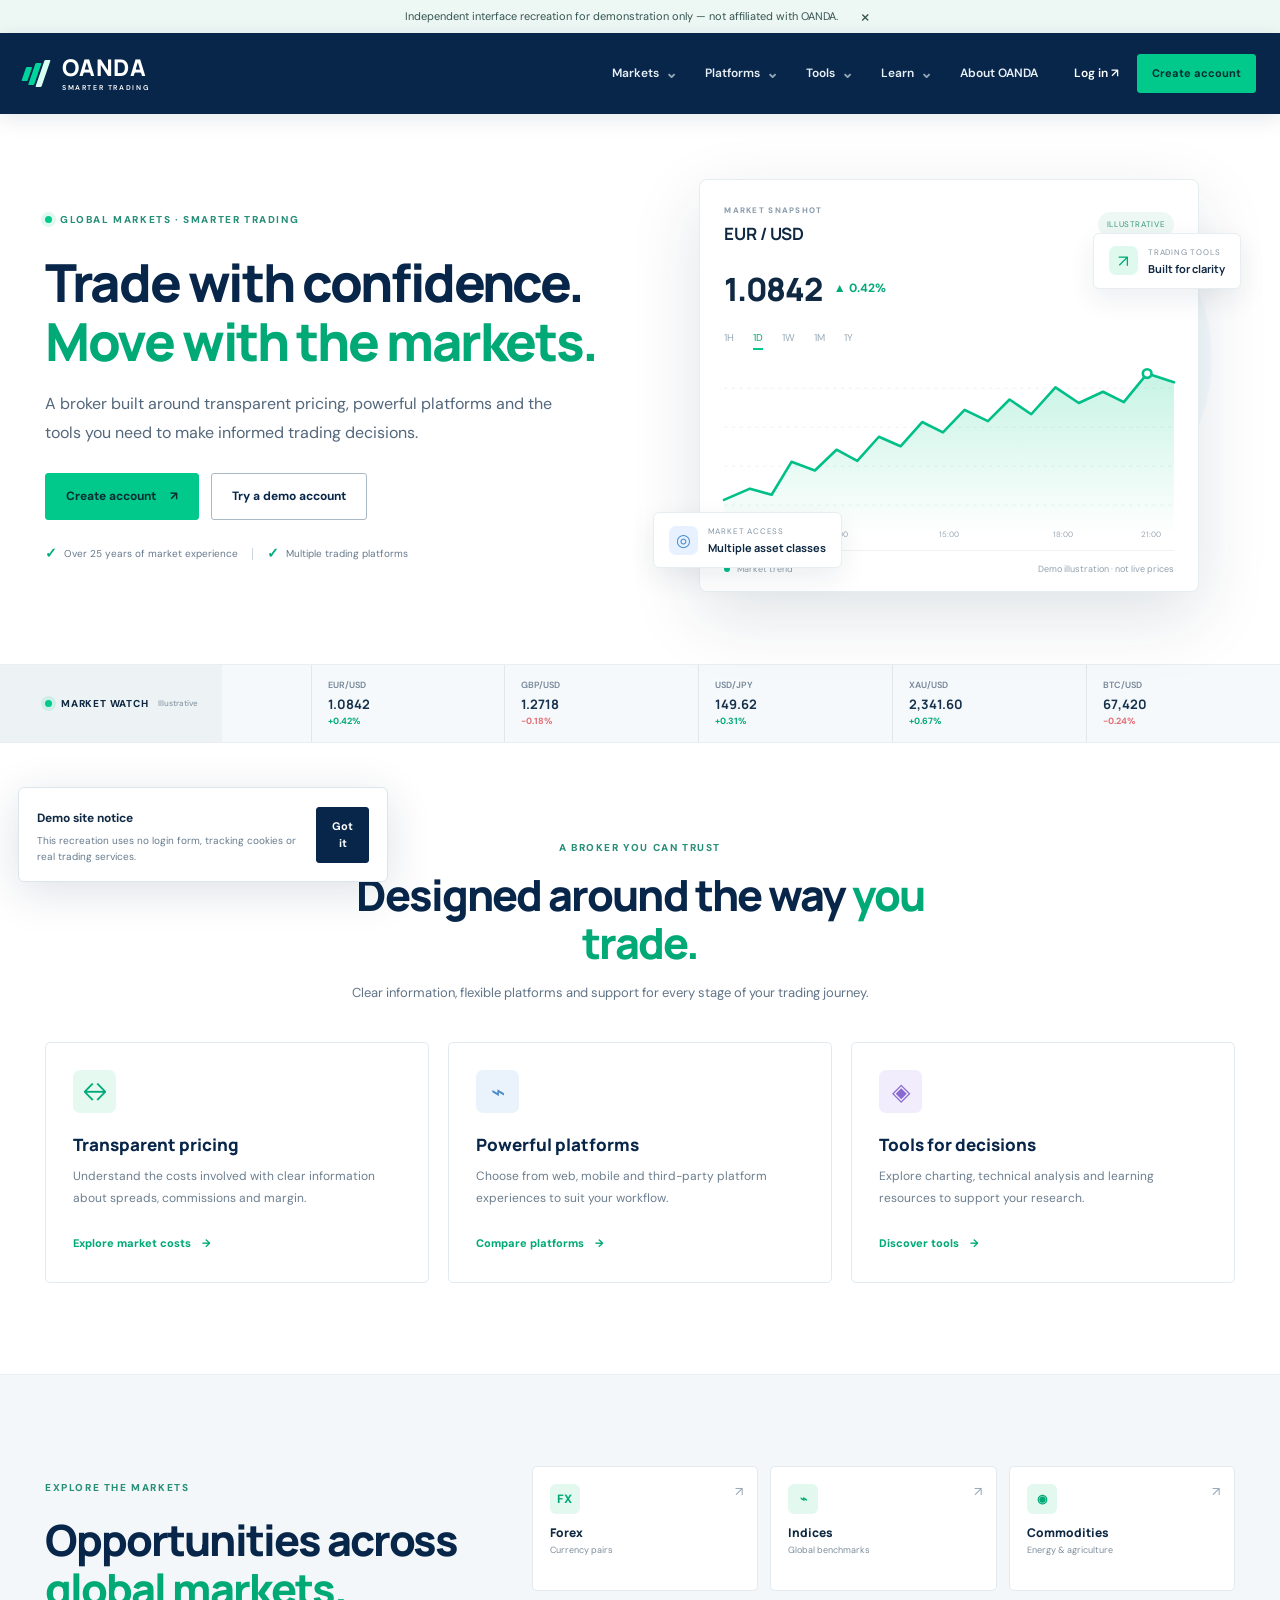
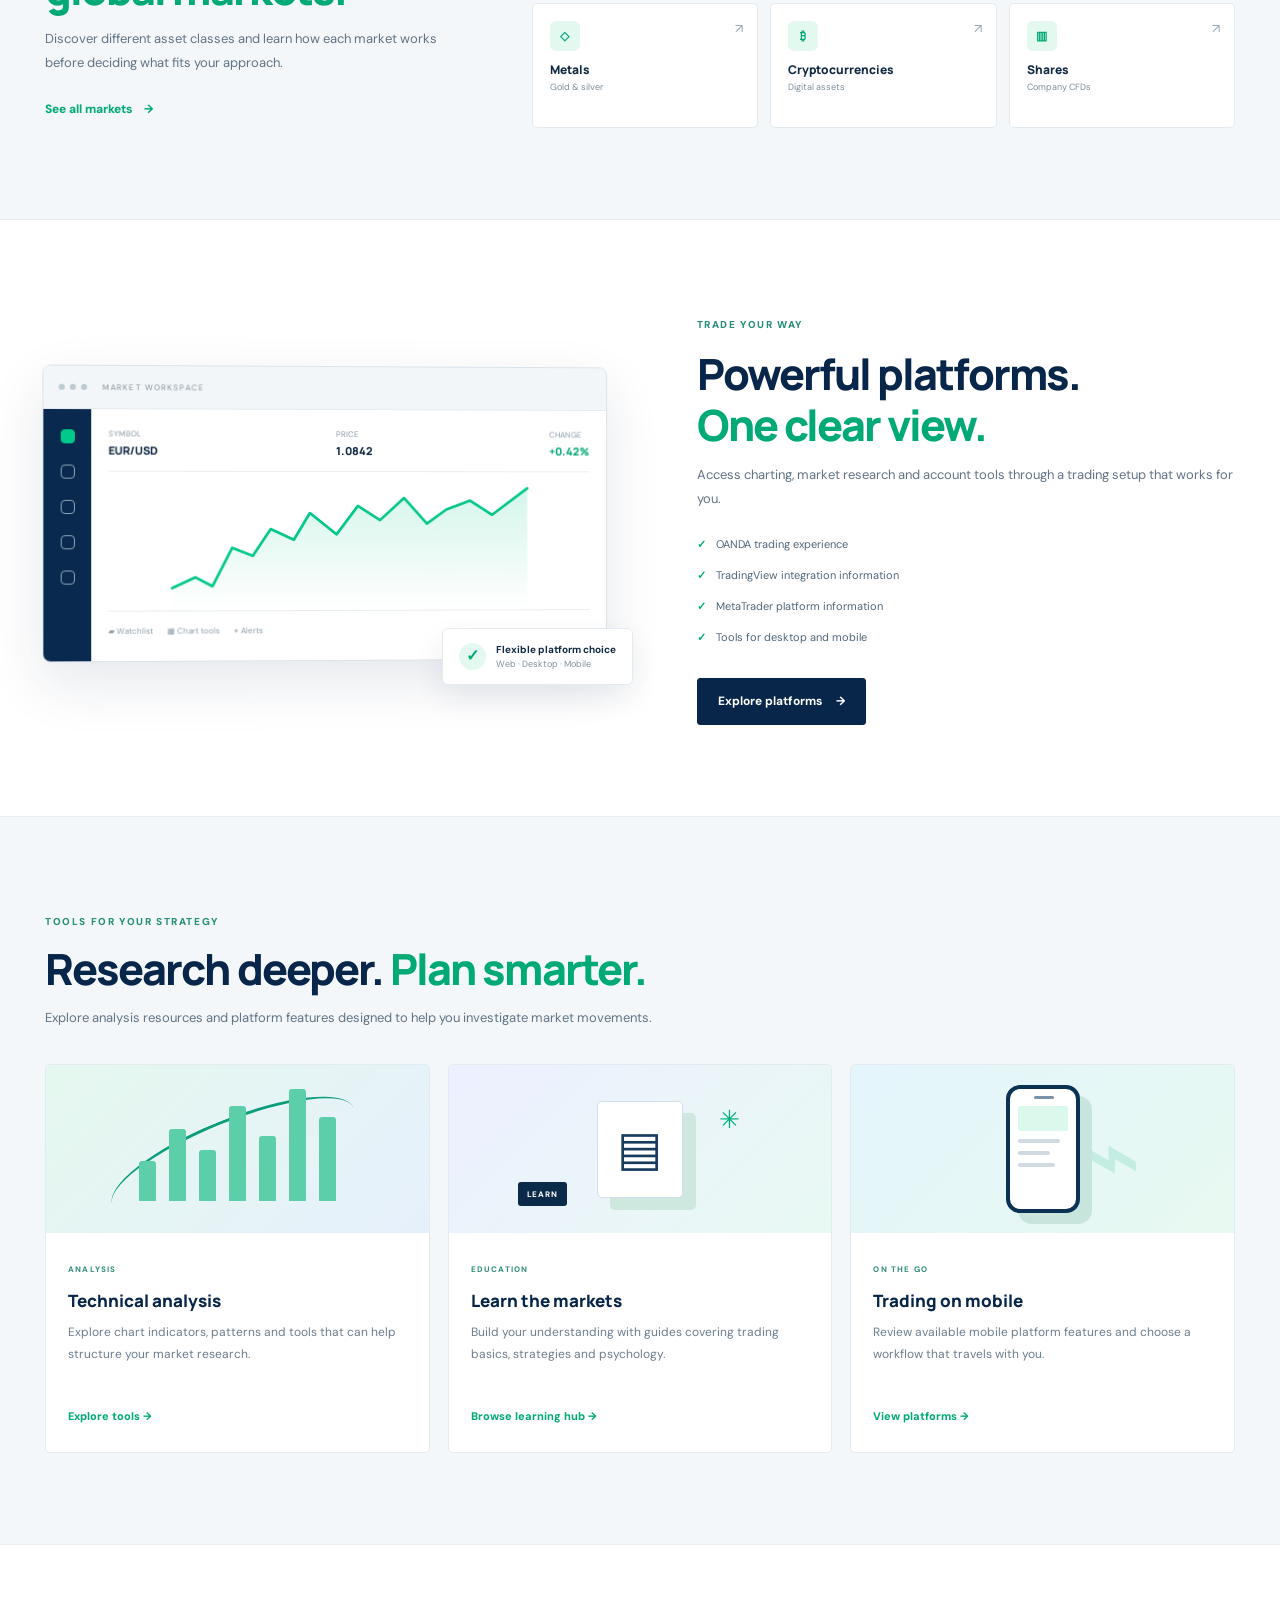
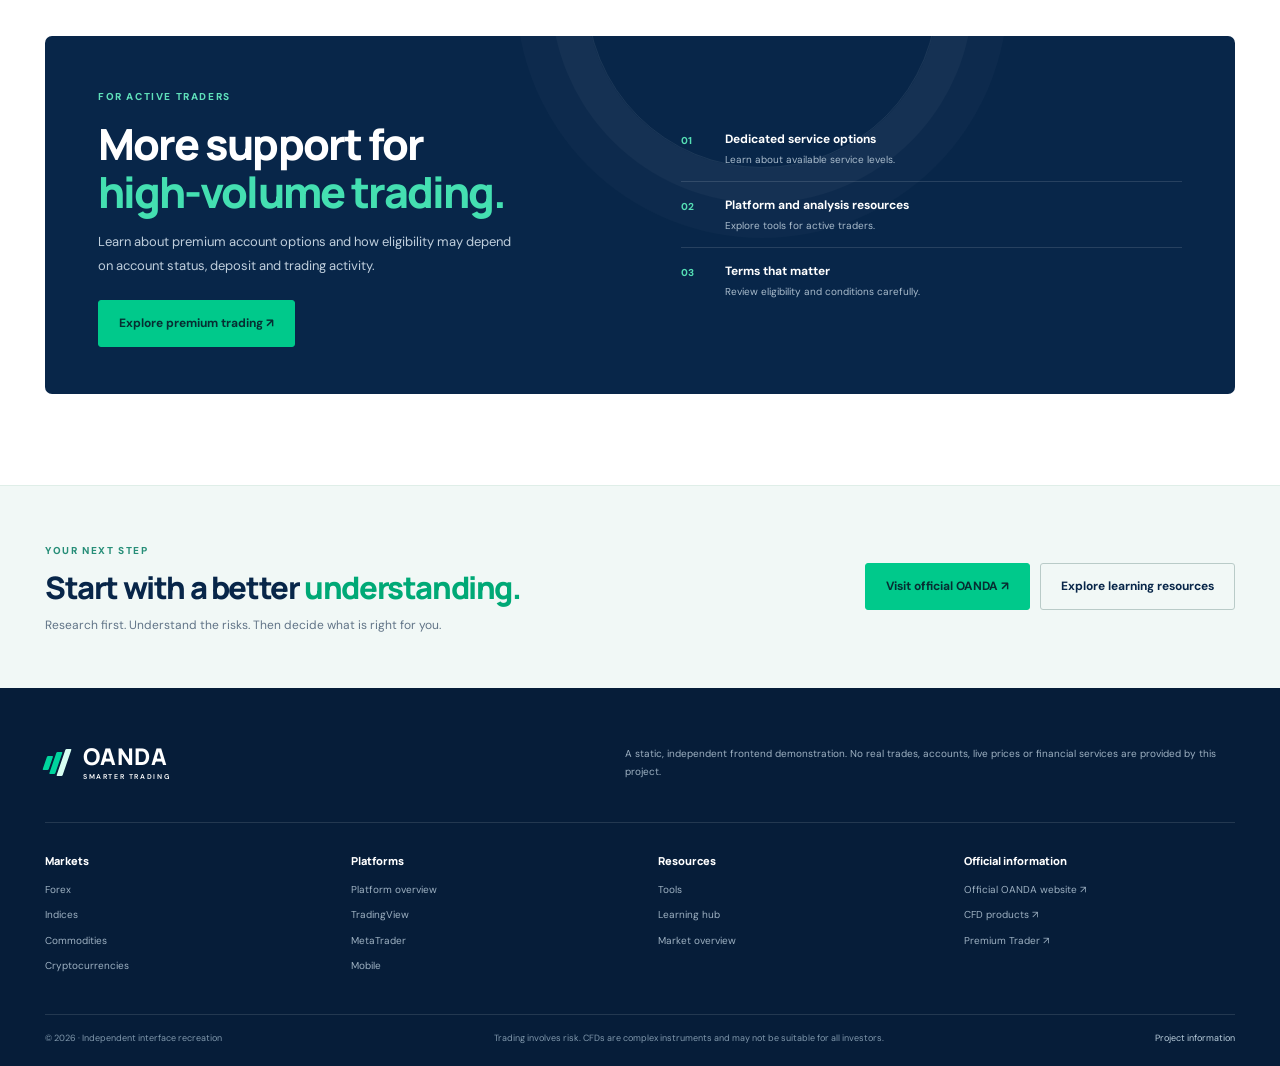
<file: index.html>
<!doctype html>
<html lang="en"><head><meta charset="utf-8"><meta name="viewport" content="width=device-width,initial-scale=1"><meta name="theme-color" content="#082649"><meta name="description" content="Independent, responsive frontend recreation of a global markets broker website."><title>OANDA Global Markets — Interface Recreation</title><link rel="stylesheet" href="styles.css"></head>
<body><div class="notice">Independent interface recreation for demonstration only — not affiliated with OANDA.<button id="noticeClose" aria-label="Dismiss notice">×</button></div>
<header class="site-header"><div class="header-inner"><a class="brand" href="index.html"><span class="brand-mark"><i></i><i></i><i></i></span><span>OANDA<small>SMARTER TRADING</small></span></a><button class="menu-toggle" id="menuToggle" aria-expanded="false" aria-controls="mainNav" aria-label="Toggle navigation"><span></span><span></span><span></span></button><nav id="mainNav" class="main-nav"><a href="markets.html">Markets <span>⌄</span></a><a href="platforms.html">Platforms <span>⌄</span></a><a href="tools.html">Tools <span>⌄</span></a><a href="insights.html">Learn <span>⌄</span></a><a href="#about">About OANDA</a></nav><div class="header-actions"><a class="login-link" href="https://www.oanda.com/bvi-en/" target="_blank" rel="noopener">Log in ↗</a><a class="btn btn-green btn-small" href="https://www.oanda.com/bvi-en/" target="_blank" rel="noopener">Create account</a></div></div></header>
<main>
<section class="hero wrap"><div class="hero-copy"><div class="eyebrow"><span class="live-dot"></span> GLOBAL MARKETS · SMARTER TRADING</div><h1>Trade with confidence.<br><em>Move with the markets.</em></h1><p class="lead">A broker built around transparent pricing, powerful platforms and the tools you need to make informed trading decisions.</p><div class="hero-actions"><a class="btn btn-green" href="https://www.oanda.com/bvi-en/" target="_blank" rel="noopener">Create account <span>↗</span></a><a class="btn btn-outline" href="https://www.oanda.com/bvi-en/" target="_blank" rel="noopener">Try a demo account</a></div><div class="hero-proof"><span class="check">✓</span> Over 25 years of market experience <span class="proof-divider"></span><span class="check">✓</span> Multiple trading platforms</div></div>
<div class="hero-art" aria-label="Illustrative market chart"><div class="art-glow"></div><div class="chart-card"><div class="chart-top"><div><small>MARKET SNAPSHOT</small><strong>EUR / USD</strong></div><span class="market-pill">ILLUSTRATIVE</span></div><div class="price-row"><strong>1.0842</strong><span class="up">▲ 0.42%</span></div><div class="chart-period"><span>1H</span><span class="selected">1D</span><span>1W</span><span>1M</span><span>1Y</span></div><svg class="chart-svg" viewBox="0 0 520 210" role="img" aria-label="Decorative upward market line chart"><defs><linearGradient id="chartFill" x1="0" x2="0" y1="0" y2="1"><stop offset="0" stop-color="#00c989" stop-opacity=".22"/><stop offset="1" stop-color="#00c989" stop-opacity="0"/></linearGradient></defs><g class="gridlines"><path d="M0 35H520M0 80H520M0 125H520M0 170H520"/></g><path class="fill-area" d="M0 164 L30 151 55 158 78 120 105 130 130 106 154 119 179 91 204 102 229 74 253 86 278 60 305 73 330 48 355 65 383 34 410 52 438 39 462 51 489 18 520 28 L520 205 L0 205Z"/><path class="line-chart" d="M0 164 L30 151 55 158 78 120 105 130 130 106 154 119 179 91 204 102 229 74 253 86 278 60 305 73 330 48 355 65 383 34 410 52 438 39 462 51 489 18 520 28"/><circle cx="489" cy="18" r="5" class="chart-point"/><g class="chart-labels"><text x="0" y="207">09:00</text><text x="120" y="207">12:00</text><text x="248" y="207">15:00</text><text x="380" y="207">18:00</text><text x="482" y="207">21:00</text></g></svg><div class="chart-footer"><span><i class="mini-dot green"></i> Market trend</span><span>Demo illustration · not live prices</span></div></div><div class="floating-tag tag-one"><span class="tag-icon">↗</span><span><small>TRADING TOOLS</small><strong>Built for clarity</strong></span></div><div class="floating-tag tag-two"><span class="tag-icon blue">◎</span><span><small>MARKET ACCESS</small><strong>Multiple asset classes</strong></span></div></div></section>
<section class="ticker-section"><div class="ticker-label"><span class="live-dot"></span> MARKET WATCH <small>Illustrative</small></div><div class="ticker-strip"><div class="ticker"><span>EUR/USD</span><strong>1.0842</strong><b class="up">+0.42%</b></div><div class="ticker"><span>GBP/USD</span><strong>1.2718</strong><b class="down">−0.18%</b></div><div class="ticker"><span>USD/JPY</span><strong>149.62</strong><b class="up">+0.31%</b></div><div class="ticker"><span>XAU/USD</span><strong>2,341.60</strong><b class="up">+0.67%</b></div><div class="ticker"><span>BTC/USD</span><strong>67,420</strong><b class="down">−0.24%</b></div></div></section>
<section class="trust-section wrap section-pad" id="about"><div class="section-heading centered"><span class="eyebrow">A BROKER YOU CAN TRUST</span><h2>Designed around the way <em>you trade.</em></h2><p>Clear information, flexible platforms and support for every stage of your trading journey.</p></div><div class="trust-grid"><article class="trust-card"><span class="feature-icon icon-green">↔</span><h3>Transparent pricing</h3><p>Understand the costs involved with clear information about spreads, commissions and margin.</p><a href="markets.html">Explore market costs <span>→</span></a></article><article class="trust-card"><span class="feature-icon icon-blue">⌁</span><h3>Powerful platforms</h3><p>Choose from web, mobile and third-party platform experiences to suit your workflow.</p><a href="platforms.html">Compare platforms <span>→</span></a></article><article class="trust-card"><span class="feature-icon icon-violet">◈</span><h3>Tools for decisions</h3><p>Explore charting, technical analysis and learning resources to support your research.</p><a href="tools.html">Discover tools <span>→</span></a></article></div></section>
<section class="markets-band section-pad"><div class="wrap markets-layout"><div><span class="eyebrow">EXPLORE THE MARKETS</span><h2>Opportunities across<br><em>global markets.</em></h2><p>Discover different asset classes and learn how each market works before deciding what fits your approach.</p><a class="text-link" href="markets.html">See all markets <span>→</span></a></div><div class="asset-grid"><a class="asset-card" href="markets.html#forex"><span class="asset-symbol">FX</span><strong>Forex</strong><small>Currency pairs</small><span class="asset-arrow">↗</span></a><a class="asset-card" href="markets.html#indices"><span class="asset-symbol">⌁</span><strong>Indices</strong><small>Global benchmarks</small><span class="asset-arrow">↗</span></a><a class="asset-card" href="markets.html#commodities"><span class="asset-symbol">◉</span><strong>Commodities</strong><small>Energy & agriculture</small><span class="asset-arrow">↗</span></a><a class="asset-card" href="markets.html#metals"><span class="asset-symbol">◇</span><strong>Metals</strong><small>Gold & silver</small><span class="asset-arrow">↗</span></a><a class="asset-card" href="markets.html#crypto"><span class="asset-symbol">₿</span><strong>Cryptocurrencies</strong><small>Digital assets</small><span class="asset-arrow">↗</span></a><a class="asset-card" href="markets.html#shares"><span class="asset-symbol">▥</span><strong>Shares</strong><small>Company CFDs</small><span class="asset-arrow">↗</span></a></div></div></section>
<section class="platform-section wrap section-pad"><div class="platform-visual"><div class="platform-window"><div class="window-bar"><span></span><span></span><span></span><small>MARKET WORKSPACE</small></div><div class="window-content"><div class="window-sidebar"><i></i><i></i><i></i><i></i><i></i></div><div class="window-main"><div class="window-stats"><div><small>SYMBOL</small><b>EUR/USD</b></div><div><small>PRICE</small><b>1.0842</b></div><div><small>CHANGE</small><b class="up">+0.42%</b></div></div><svg viewBox="0 0 400 145" class="workspace-chart" aria-label="Decorative trading chart"><defs><linearGradient id="workspaceFill" x1="0" x2="0" y1="0" y2="1"><stop offset="0" stop-color="#04c78a" stop-opacity=".17"/><stop offset="1" stop-color="#04c78a" stop-opacity="0"/></linearGradient></defs><path d="M0 120L26 108 45 118 67 75 90 84 110 54 136 66 154 36 184 60 208 28 233 44 260 19 286 48 308 32 335 22 360 38 400 8L400 145H0Z" fill="url(#workspaceFill)"/><path d="M0 120L26 108 45 118 67 75 90 84 110 54 136 66 154 36 184 60 208 28 233 44 260 19 286 48 308 32 335 22 360 38 400 8" fill="none" stroke="#04c78a" stroke-width="3" stroke-linejoin="round" stroke-linecap="round"/></svg><div class="window-bottom"><span>▰ Watchlist</span><span>▦ Chart tools</span><span>⌖ Alerts</span></div></div></div></div><div class="platform-badge"><span class="check-circle">✓</span><span><b>Flexible platform choice</b><small>Web · Desktop · Mobile</small></span></div></div><div class="platform-copy"><span class="eyebrow">TRADE YOUR WAY</span><h2>Powerful platforms.<br><em>One clear view.</em></h2><p>Access charting, market research and account tools through a trading setup that works for you.</p><ul class="tick-list"><li><span>✓</span> OANDA trading experience</li><li><span>✓</span> TradingView integration information</li><li><span>✓</span> MetaTrader platform information</li><li><span>✓</span> Tools for desktop and mobile</li></ul><a class="btn btn-dark" href="platforms.html">Explore platforms <span>→</span></a></div></section>
<section class="tools-band section-pad"><div class="wrap"><div class="section-heading"><span class="eyebrow">TOOLS FOR YOUR STRATEGY</span><h2>Research deeper. <em>Plan smarter.</em></h2><p>Explore analysis resources and platform features designed to help you investigate market movements.</p></div><div class="tools-grid"><article class="tool-card"><div class="tool-art art-chart"><span class="bar b1"></span><span class="bar b2"></span><span class="bar b3"></span><span class="bar b4"></span><span class="bar b5"></span><span class="bar b6"></span><span class="bar b7"></span><span class="trend"></span></div><div class="tool-info"><span class="card-kicker">ANALYSIS</span><h3>Technical analysis</h3><p>Explore chart indicators, patterns and tools that can help structure your market research.</p><a href="tools.html">Explore tools →</a></div></article><article class="tool-card"><div class="tool-art art-learn"><span class="book-shape">▤</span><span class="sparkle">✳</span><span class="learn-chip">LEARN</span></div><div class="tool-info"><span class="card-kicker">EDUCATION</span><h3>Learn the markets</h3><p>Build your understanding with guides covering trading basics, strategies and psychology.</p><a href="insights.html">Browse learning hub →</a></div></article><article class="tool-card"><div class="tool-art art-mobile"><div class="phone"><span></span><i></i><b></b><b></b><b></b></div><span class="mobile-orbit">⌁</span></div><div class="tool-info"><span class="card-kicker">ON THE GO</span><h3>Trading on mobile</h3><p>Review available mobile platform features and choose a workflow that travels with you.</p><a href="platforms.html">View platforms →</a></div></article></div></div></section>
<section class="premium-section wrap section-pad"><div class="premium-card"><div><span class="eyebrow">FOR ACTIVE TRADERS</span><h2>More support for<br><em>high-volume trading.</em></h2><p>Learn about premium account options and how eligibility may depend on account status, deposit and trading activity.</p><a href="https://www.oanda.com/bvi-en/cfds/premium-trader/" class="btn btn-green" target="_blank" rel="noopener">Explore premium trading ↗</a></div><div class="premium-benefits"><div><span>01</span><b>Dedicated service options</b><small>Learn about available service levels.</small></div><div><span>02</span><b>Platform and analysis resources</b><small>Explore tools for active traders.</small></div><div><span>03</span><b>Terms that matter</b><small>Review eligibility and conditions carefully.</small></div></div></div></section>
<section class="cta-section"><div class="wrap cta-inner"><div><span class="eyebrow">YOUR NEXT STEP</span><h2>Start with a better <em>understanding.</em></h2><p>Research first. Understand the risks. Then decide what is right for you.</p></div><div class="cta-actions"><a class="btn btn-green" href="https://www.oanda.com/bvi-en/" target="_blank" rel="noopener">Visit official OANDA ↗</a><a class="btn btn-outline-light" href="insights.html">Explore learning resources</a></div></div></section>
</main><footer class="site-footer"><div class="wrap"><div class="footer-top"><a class="brand brand-footer" href="index.html"><span class="brand-mark"><i></i><i></i><i></i></span><span>OANDA<small>SMARTER TRADING</small></span></a><p>A static, independent frontend demonstration. No real trades, accounts, live prices or financial services are provided by this project.</p></div><div class="footer-columns"><div><h4>Markets</h4><a href="markets.html#forex">Forex</a><a href="markets.html#indices">Indices</a><a href="markets.html#commodities">Commodities</a><a href="markets.html#crypto">Cryptocurrencies</a></div><div><h4>Platforms</h4><a href="platforms.html">Platform overview</a><a href="platforms.html#tradingview">TradingView</a><a href="platforms.html#metatrader">MetaTrader</a><a href="platforms.html#mobile">Mobile</a></div><div><h4>Resources</h4><a href="tools.html">Tools</a><a href="insights.html">Learning hub</a><a href="markets.html">Market overview</a></div><div><h4>Official information</h4><a href="https://www.oanda.com/bvi-en/" target="_blank" rel="noopener">Official OANDA website ↗</a><a href="https://www.oanda.com/bvi-en/cfds/" target="_blank" rel="noopener">CFD products ↗</a><a href="https://www.oanda.com/bvi-en/cfds/premium-trader/" target="_blank" rel="noopener">Premium Trader ↗</a></div></div><div class="footer-bottom"><span>© 2026 · Independent interface recreation</span><span>Trading involves risk. CFDs are complex instruments and may not be suitable for all investors.</span><a href="README.md">Project information</a></div></div></footer><div class="cookie-banner" id="cookieBanner"><div><strong>Demo site notice</strong><p>This recreation uses no login form, tracking cookies or real trading services.</p></div><button class="btn btn-dark btn-small" id="cookieDismiss">Got it</button></div><script src="app.js"></script></body></html>
</file>
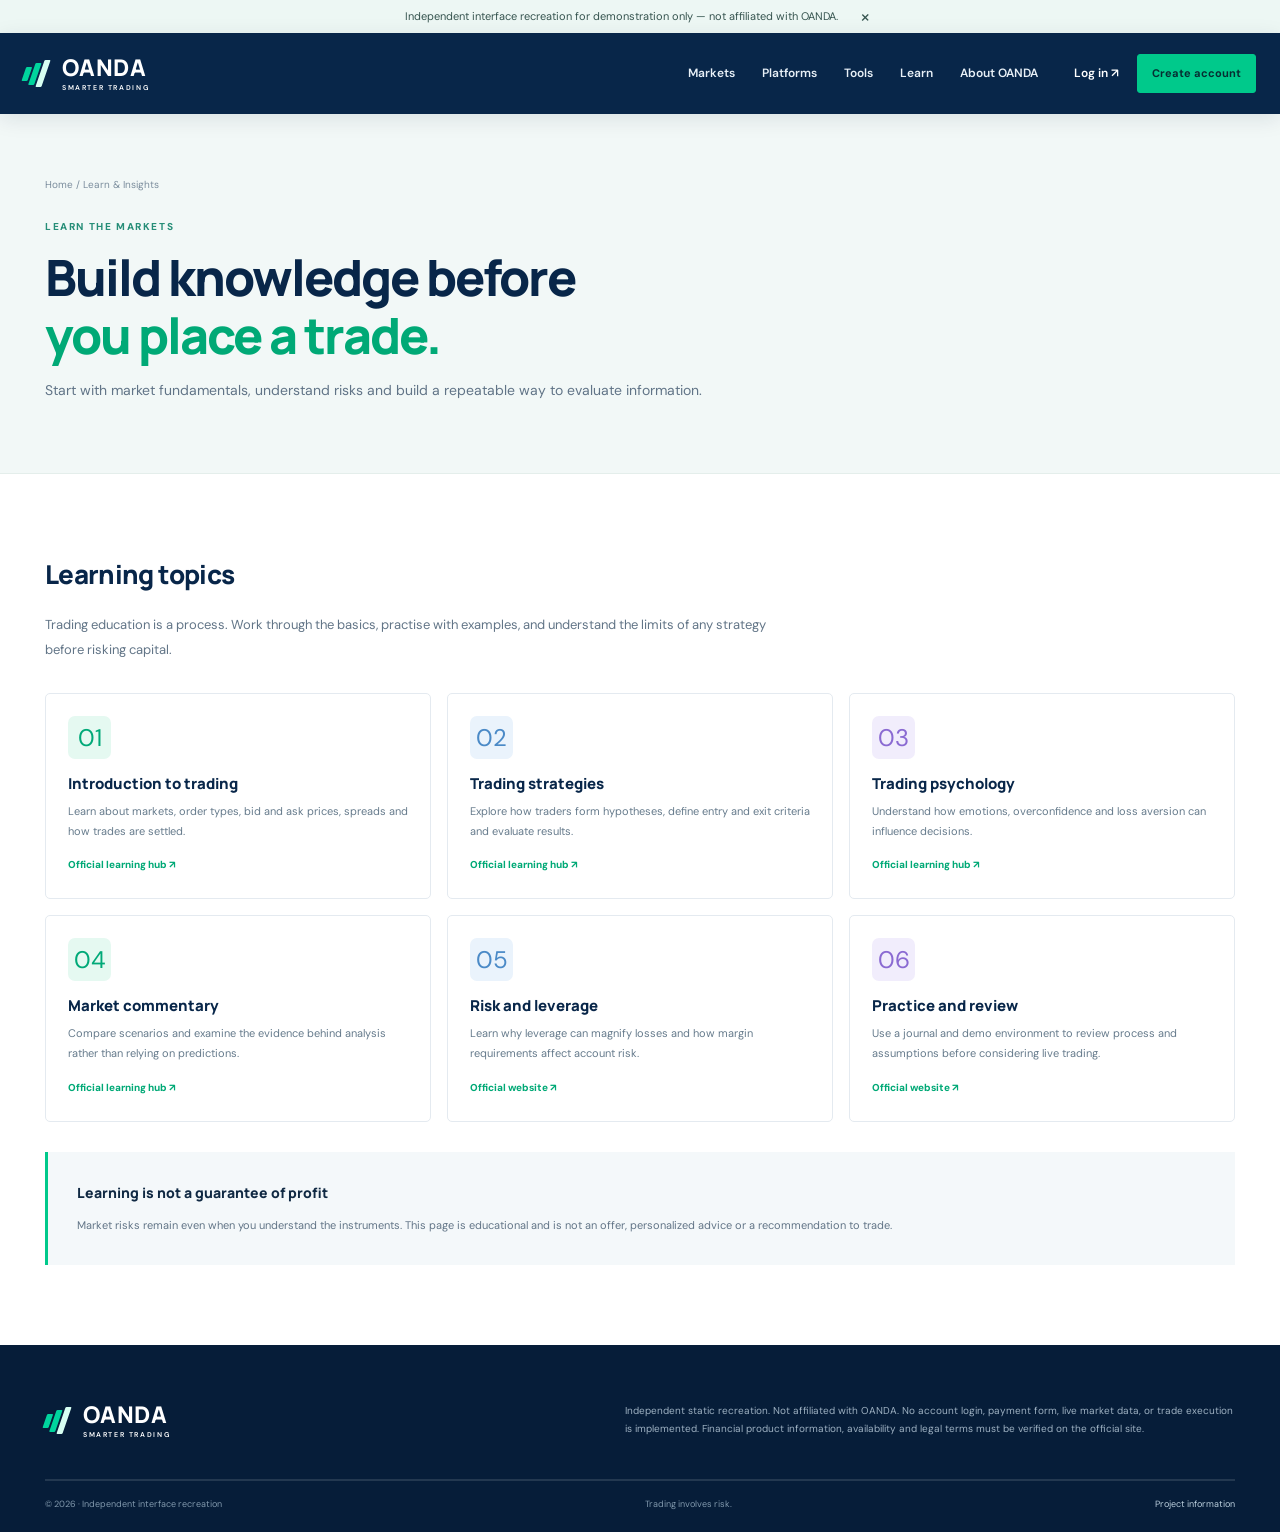
<file: insights.html>
<!doctype html><html lang="en"><head><meta charset="utf-8"><meta name="viewport" content="width=device-width,initial-scale=1"><title>Learn & Insights | Interface Recreation</title><link rel="stylesheet" href="styles.css"></head><body><div class="notice">Independent interface recreation for demonstration only — not affiliated with OANDA.<button onclick="this.parentElement.remove()" aria-label="Dismiss notice">×</button></div><header class="site-header"><div class="header-inner"><a class="brand" href="index.html"><span class="brand-mark"><i></i><i></i><i></i></span><span>OANDA<small>SMARTER TRADING</small></span></a><button class="menu-toggle" id="menuToggle" aria-expanded="false" aria-label="Toggle navigation"><span></span><span></span><span></span></button><nav id="mainNav" class="main-nav"><a href="markets.html">Markets</a><a href="platforms.html">Platforms</a><a href="tools.html">Tools</a><a href="insights.html">Learn</a><a href="index.html#about">About OANDA</a></nav><div class="header-actions"><a class="login-link" href="https://www.oanda.com/bvi-en/" target="_blank" rel="noopener">Log in ↗</a><a class="btn btn-green btn-small" href="https://www.oanda.com/bvi-en/" target="_blank" rel="noopener">Create account</a></div></div></header><main><section class="page-hero"><div class="wrap"><div class="breadcrumbs"><a href="index.html">Home</a> / Learn & Insights</div><span class="eyebrow">LEARN THE MARKETS</span><h1>Build knowledge before<br><em>you place a trade.</em></h1><p>Start with market fundamentals, understand risks and build a repeatable way to evaluate information.</p></div></section><section class="wrap page-content"><h2>Learning topics</h2><p class="intro">Trading education is a process. Work through the basics, practise with examples, and understand the limits of any strategy before risking capital.</p><div class="content-grid"><article class="content-card"><span class="feature-icon icon-green">01</span><h3>Introduction to trading</h3><p>Learn about markets, order types, bid and ask prices, spreads and how trades are settled.</p><a href="https://www.oanda.com/bvi-en/skills-and-insights/" target="_blank" rel="noopener">Official learning hub ↗</a></article><article class="content-card"><span class="feature-icon icon-blue">02</span><h3>Trading strategies</h3><p>Explore how traders form hypotheses, define entry and exit criteria and evaluate results.</p><a href="https://www.oanda.com/bvi-en/skills-and-insights/" target="_blank" rel="noopener">Official learning hub ↗</a></article><article class="content-card"><span class="feature-icon icon-violet">03</span><h3>Trading psychology</h3><p>Understand how emotions, overconfidence and loss aversion can influence decisions.</p><a href="https://www.oanda.com/bvi-en/skills-and-insights/" target="_blank" rel="noopener">Official learning hub ↗</a></article><article class="content-card"><span class="feature-icon icon-green">04</span><h3>Market commentary</h3><p>Compare scenarios and examine the evidence behind analysis rather than relying on predictions.</p><a href="https://www.oanda.com/bvi-en/skills-and-insights/" target="_blank" rel="noopener">Official learning hub ↗</a></article><article class="content-card"><span class="feature-icon icon-blue">05</span><h3>Risk and leverage</h3><p>Learn why leverage can magnify losses and how margin requirements affect account risk.</p><a href="https://www.oanda.com/bvi-en/" target="_blank" rel="noopener">Official website ↗</a></article><article class="content-card"><span class="feature-icon icon-violet">06</span><h3>Practice and review</h3><p>Use a journal and demo environment to review process and assumptions before considering live trading.</p><a href="https://www.oanda.com/bvi-en/" target="_blank" rel="noopener">Official website ↗</a></article></div><div class="info-band"><strong>Learning is not a guarantee of profit</strong><p>Market risks remain even when you understand the instruments. This page is educational and is not an offer, personalized advice or a recommendation to trade.</p></div></section></main><footer class="site-footer"><div class="wrap"><div class="footer-top"><a class="brand brand-footer" href="index.html"><span class="brand-mark"><i></i><i></i><i></i></span><span>OANDA<small>SMARTER TRADING</small></span></a><p>Independent static recreation. Not affiliated with OANDA. No account login, payment form, live market data, or trade execution is implemented. Financial product information, availability and legal terms must be verified on the official site.</p></div><div class="footer-bottom"><span>© 2026 · Independent interface recreation</span><span>Trading involves risk.</span><a href="README.md">Project information</a></div></div></footer><script src="app.js"></script></body></html>
</file>
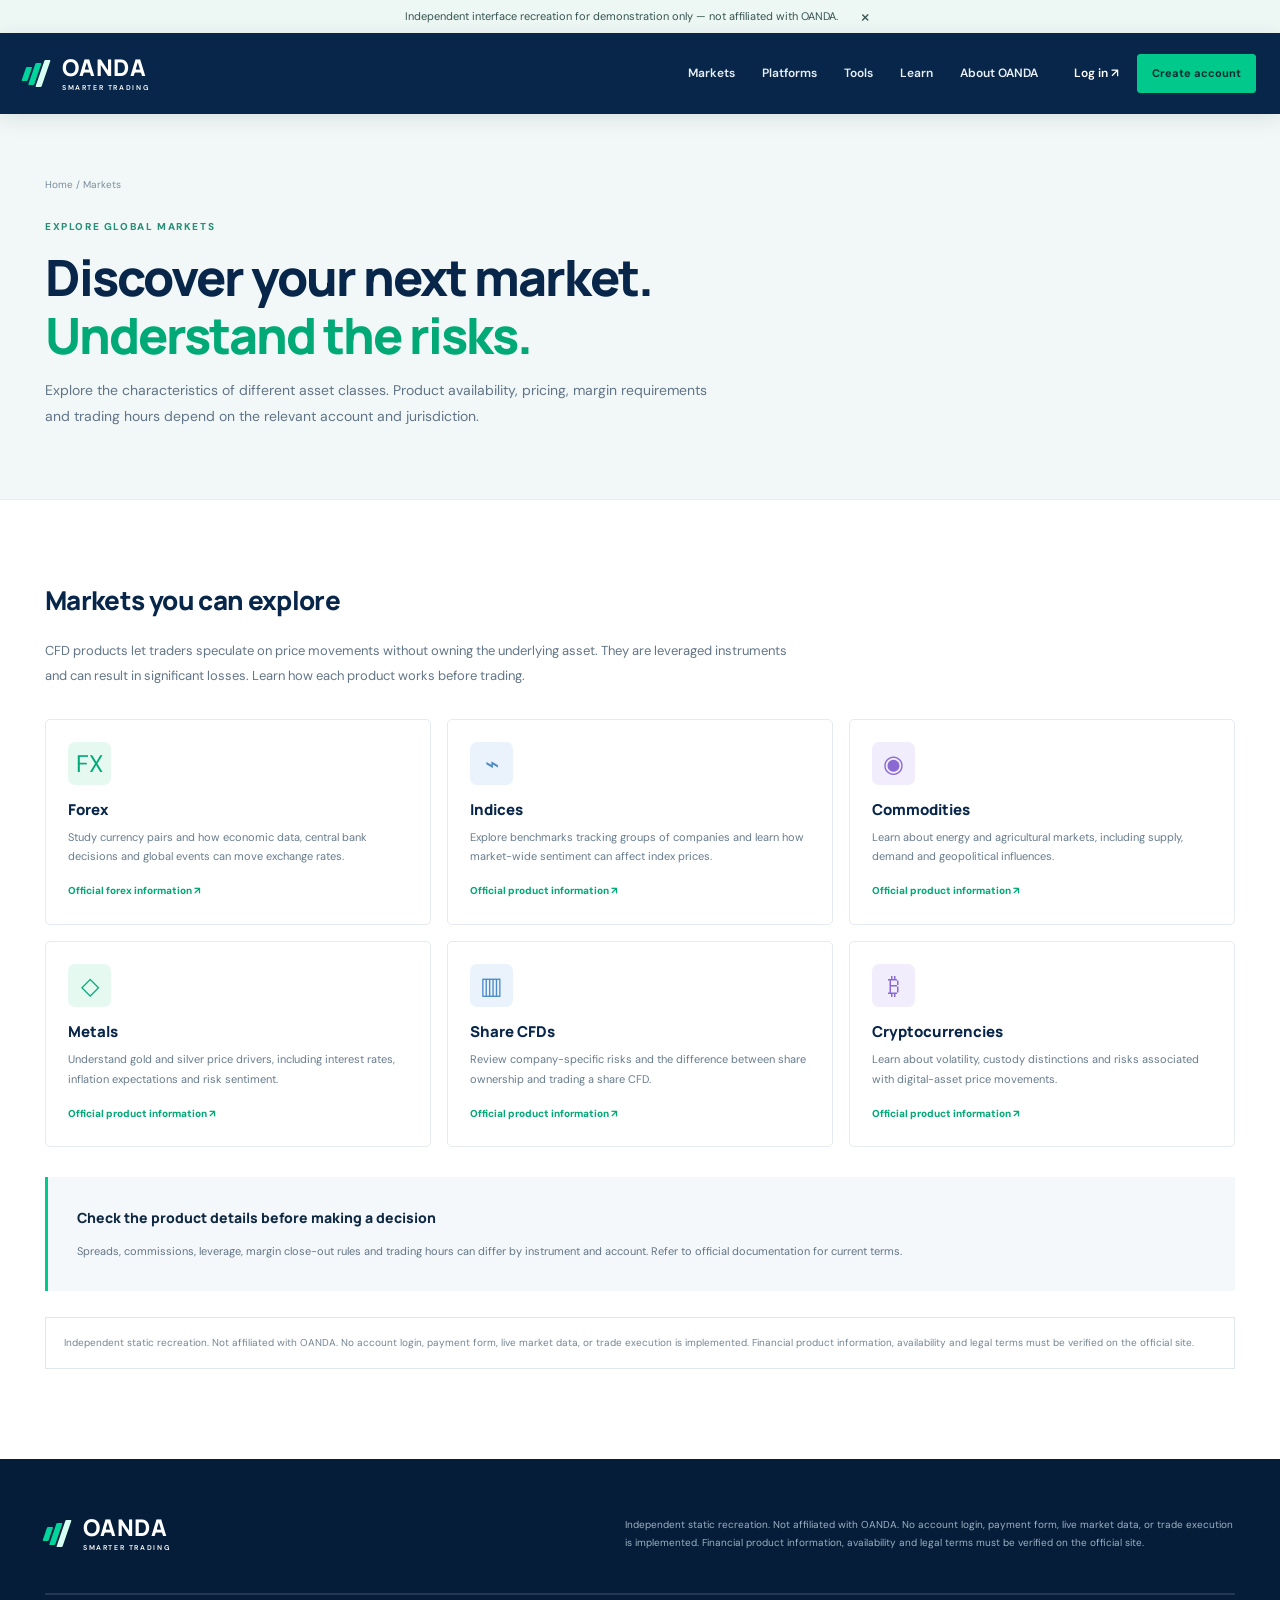
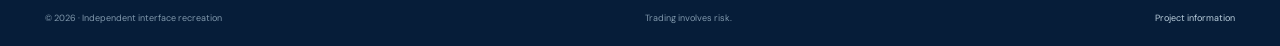
<file: markets.html>
<!doctype html><html lang="en"><head><meta charset="utf-8"><meta name="viewport" content="width=device-width,initial-scale=1"><meta name="theme-color" content="#082649"><title>Markets | Interface Recreation</title><link rel="stylesheet" href="styles.css"></head><body><div class="notice">Independent interface recreation for demonstration only — not affiliated with OANDA.<button onclick="this.parentElement.remove()" aria-label="Dismiss notice">×</button></div><header class="site-header"><div class="header-inner"><a class="brand" href="index.html"><span class="brand-mark"><i></i><i></i><i></i></span><span>OANDA<small>SMARTER TRADING</small></span></a><button class="menu-toggle" id="menuToggle" aria-expanded="false" aria-label="Toggle navigation"><span></span><span></span><span></span></button><nav id="mainNav" class="main-nav"><a href="markets.html">Markets</a><a href="platforms.html">Platforms</a><a href="tools.html">Tools</a><a href="insights.html">Learn</a><a href="index.html#about">About OANDA</a></nav><div class="header-actions"><a class="login-link" href="https://www.oanda.com/bvi-en/" target="_blank" rel="noopener">Log in ↗</a><a class="btn btn-green btn-small" href="https://www.oanda.com/bvi-en/" target="_blank" rel="noopener">Create account</a></div></div></header><main><section class="page-hero"><div class="wrap"><div class="breadcrumbs"><a href="index.html">Home</a> / Markets</div><span class="eyebrow">EXPLORE GLOBAL MARKETS</span><h1>Discover your next market.<br><em>Understand the risks.</em></h1><p>Explore the characteristics of different asset classes. Product availability, pricing, margin requirements and trading hours depend on the relevant account and jurisdiction.</p></div></section><section class="wrap page-content"><h2>Markets you can explore</h2><p class="intro">CFD products let traders speculate on price movements without owning the underlying asset. They are leveraged instruments and can result in significant losses. Learn how each product works before trading.</p><div class="content-grid"><article class="content-card" id="forex"><span class="feature-icon icon-green">FX</span><h3>Forex</h3><p>Study currency pairs and how economic data, central bank decisions and global events can move exchange rates.</p><a href="https://www.oanda.com/bvi-en/cfds/" target="_blank" rel="noopener">Official forex information ↗</a></article><article class="content-card" id="indices"><span class="feature-icon icon-blue">⌁</span><h3>Indices</h3><p>Explore benchmarks tracking groups of companies and learn how market-wide sentiment can affect index prices.</p><a href="https://www.oanda.com/bvi-en/cfds/" target="_blank" rel="noopener">Official product information ↗</a></article><article class="content-card" id="commodities"><span class="feature-icon icon-violet">◉</span><h3>Commodities</h3><p>Learn about energy and agricultural markets, including supply, demand and geopolitical influences.</p><a href="https://www.oanda.com/bvi-en/cfds/" target="_blank" rel="noopener">Official product information ↗</a></article><article class="content-card" id="metals"><span class="feature-icon icon-green">◇</span><h3>Metals</h3><p>Understand gold and silver price drivers, including interest rates, inflation expectations and risk sentiment.</p><a href="https://www.oanda.com/bvi-en/cfds/" target="_blank" rel="noopener">Official product information ↗</a></article><article class="content-card" id="shares"><span class="feature-icon icon-blue">▥</span><h3>Share CFDs</h3><p>Review company-specific risks and the difference between share ownership and trading a share CFD.</p><a href="https://www.oanda.com/bvi-en/cfds/" target="_blank" rel="noopener">Official product information ↗</a></article><article class="content-card" id="crypto"><span class="feature-icon icon-violet">₿</span><h3>Cryptocurrencies</h3><p>Learn about volatility, custody distinctions and risks associated with digital-asset price movements.</p><a href="https://www.oanda.com/bvi-en/cfds/" target="_blank" rel="noopener">Official product information ↗</a></article></div><div class="info-band"><strong>Check the product details before making a decision</strong><p>Spreads, commissions, leverage, margin close-out rules and trading hours can differ by instrument and account. Refer to official documentation for current terms.</p></div><p class="risk-note">Independent static recreation. Not affiliated with OANDA. No account login, payment form, live market data, or trade execution is implemented. Financial product information, availability and legal terms must be verified on the official site.</p></section></main><footer class="site-footer"><div class="wrap"><div class="footer-top"><a class="brand brand-footer" href="index.html"><span class="brand-mark"><i></i><i></i><i></i></span><span>OANDA<small>SMARTER TRADING</small></span></a><p>Independent static recreation. Not affiliated with OANDA. No account login, payment form, live market data, or trade execution is implemented. Financial product information, availability and legal terms must be verified on the official site.</p></div><div class="footer-bottom"><span>© 2026 · Independent interface recreation</span><span>Trading involves risk.</span><a href="README.md">Project information</a></div></div></footer><script src="app.js"></script></body></html>
</file>
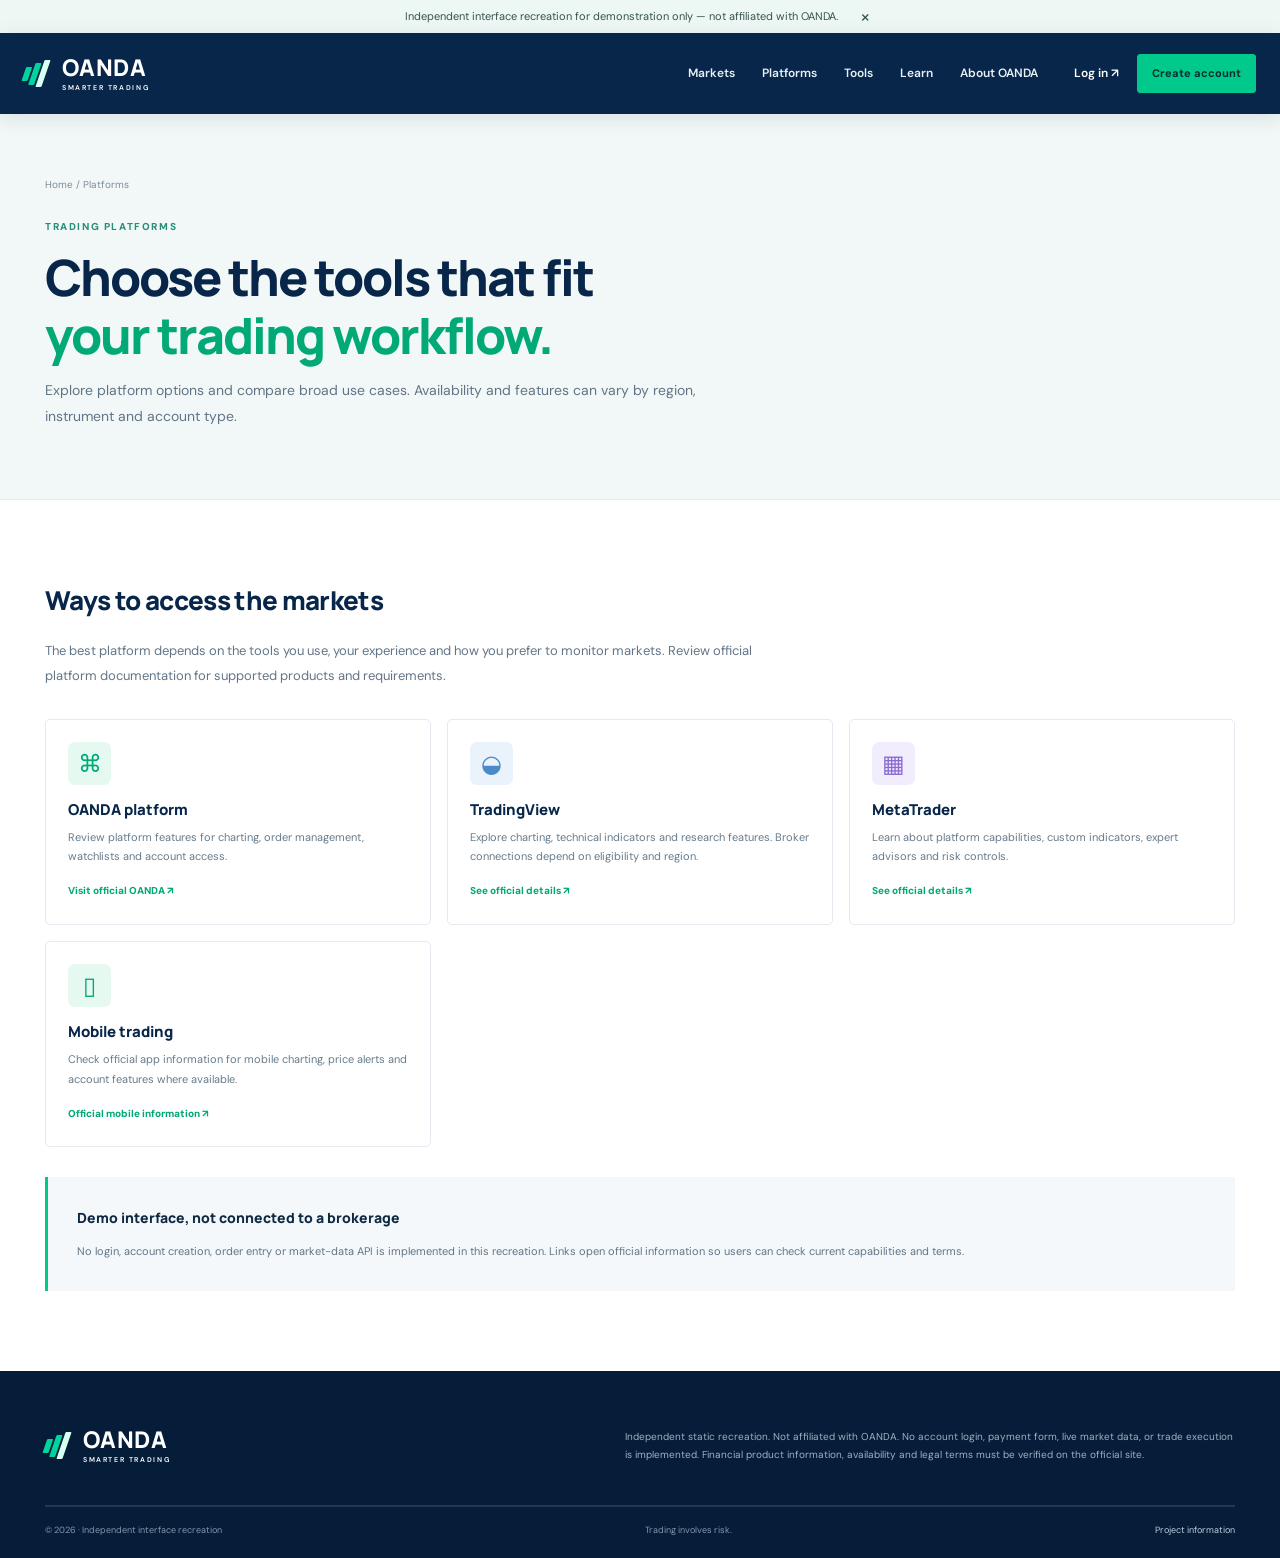
<file: platforms.html>
<!doctype html><html lang="en"><head><meta charset="utf-8"><meta name="viewport" content="width=device-width,initial-scale=1"><meta name="theme-color" content="#082649"><title>Platforms | Interface Recreation</title><link rel="stylesheet" href="styles.css"></head><body><div class="notice">Independent interface recreation for demonstration only — not affiliated with OANDA.<button onclick="this.parentElement.remove()" aria-label="Dismiss notice">×</button></div><header class="site-header"><div class="header-inner"><a class="brand" href="index.html"><span class="brand-mark"><i></i><i></i><i></i></span><span>OANDA<small>SMARTER TRADING</small></span></a><button class="menu-toggle" id="menuToggle" aria-expanded="false" aria-label="Toggle navigation"><span></span><span></span><span></span></button><nav id="mainNav" class="main-nav"><a href="markets.html">Markets</a><a href="platforms.html">Platforms</a><a href="tools.html">Tools</a><a href="insights.html">Learn</a><a href="index.html#about">About OANDA</a></nav><div class="header-actions"><a class="login-link" href="https://www.oanda.com/bvi-en/" target="_blank" rel="noopener">Log in ↗</a><a class="btn btn-green btn-small" href="https://www.oanda.com/bvi-en/" target="_blank" rel="noopener">Create account</a></div></div></header><main><section class="page-hero"><div class="wrap"><div class="breadcrumbs"><a href="index.html">Home</a> / Platforms</div><span class="eyebrow">TRADING PLATFORMS</span><h1>Choose the tools that fit<br><em>your trading workflow.</em></h1><p>Explore platform options and compare broad use cases. Availability and features can vary by region, instrument and account type.</p></div></section><section class="wrap page-content"><h2>Ways to access the markets</h2><p class="intro">The best platform depends on the tools you use, your experience and how you prefer to monitor markets. Review official platform documentation for supported products and requirements.</p><div class="content-grid"><article class="content-card" id="oanda-platform"><span class="feature-icon icon-green">⌘</span><h3>OANDA platform</h3><p>Review platform features for charting, order management, watchlists and account access.</p><a href="https://www.oanda.com/bvi-en/" target="_blank" rel="noopener">Visit official OANDA ↗</a></article><article class="content-card" id="tradingview"><span class="feature-icon icon-blue">◒</span><h3>TradingView</h3><p>Explore charting, technical indicators and research features. Broker connections depend on eligibility and region.</p><a href="https://www.oanda.com/bvi-en/" target="_blank" rel="noopener">See official details ↗</a></article><article class="content-card" id="metatrader"><span class="feature-icon icon-violet">▦</span><h3>MetaTrader</h3><p>Learn about platform capabilities, custom indicators, expert advisors and risk controls.</p><a href="https://www.oanda.com/bvi-en/" target="_blank" rel="noopener">See official details ↗</a></article><article class="content-card" id="mobile"><span class="feature-icon icon-green">▯</span><h3>Mobile trading</h3><p>Check official app information for mobile charting, price alerts and account features where available.</p><a href="https://www.oanda.com/bvi-en/" target="_blank" rel="noopener">Official mobile information ↗</a></article></div><div class="info-band"><strong>Demo interface, not connected to a brokerage</strong><p>No login, account creation, order entry or market-data API is implemented in this recreation. Links open official information so users can check current capabilities and terms.</p></div></section></main><footer class="site-footer"><div class="wrap"><div class="footer-top"><a class="brand brand-footer" href="index.html"><span class="brand-mark"><i></i><i></i><i></i></span><span>OANDA<small>SMARTER TRADING</small></span></a><p>Independent static recreation. Not affiliated with OANDA. No account login, payment form, live market data, or trade execution is implemented. Financial product information, availability and legal terms must be verified on the official site.</p></div><div class="footer-bottom"><span>© 2026 · Independent interface recreation</span><span>Trading involves risk.</span><a href="README.md">Project information</a></div></div></footer><script src="app.js"></script></body></html>
</file>
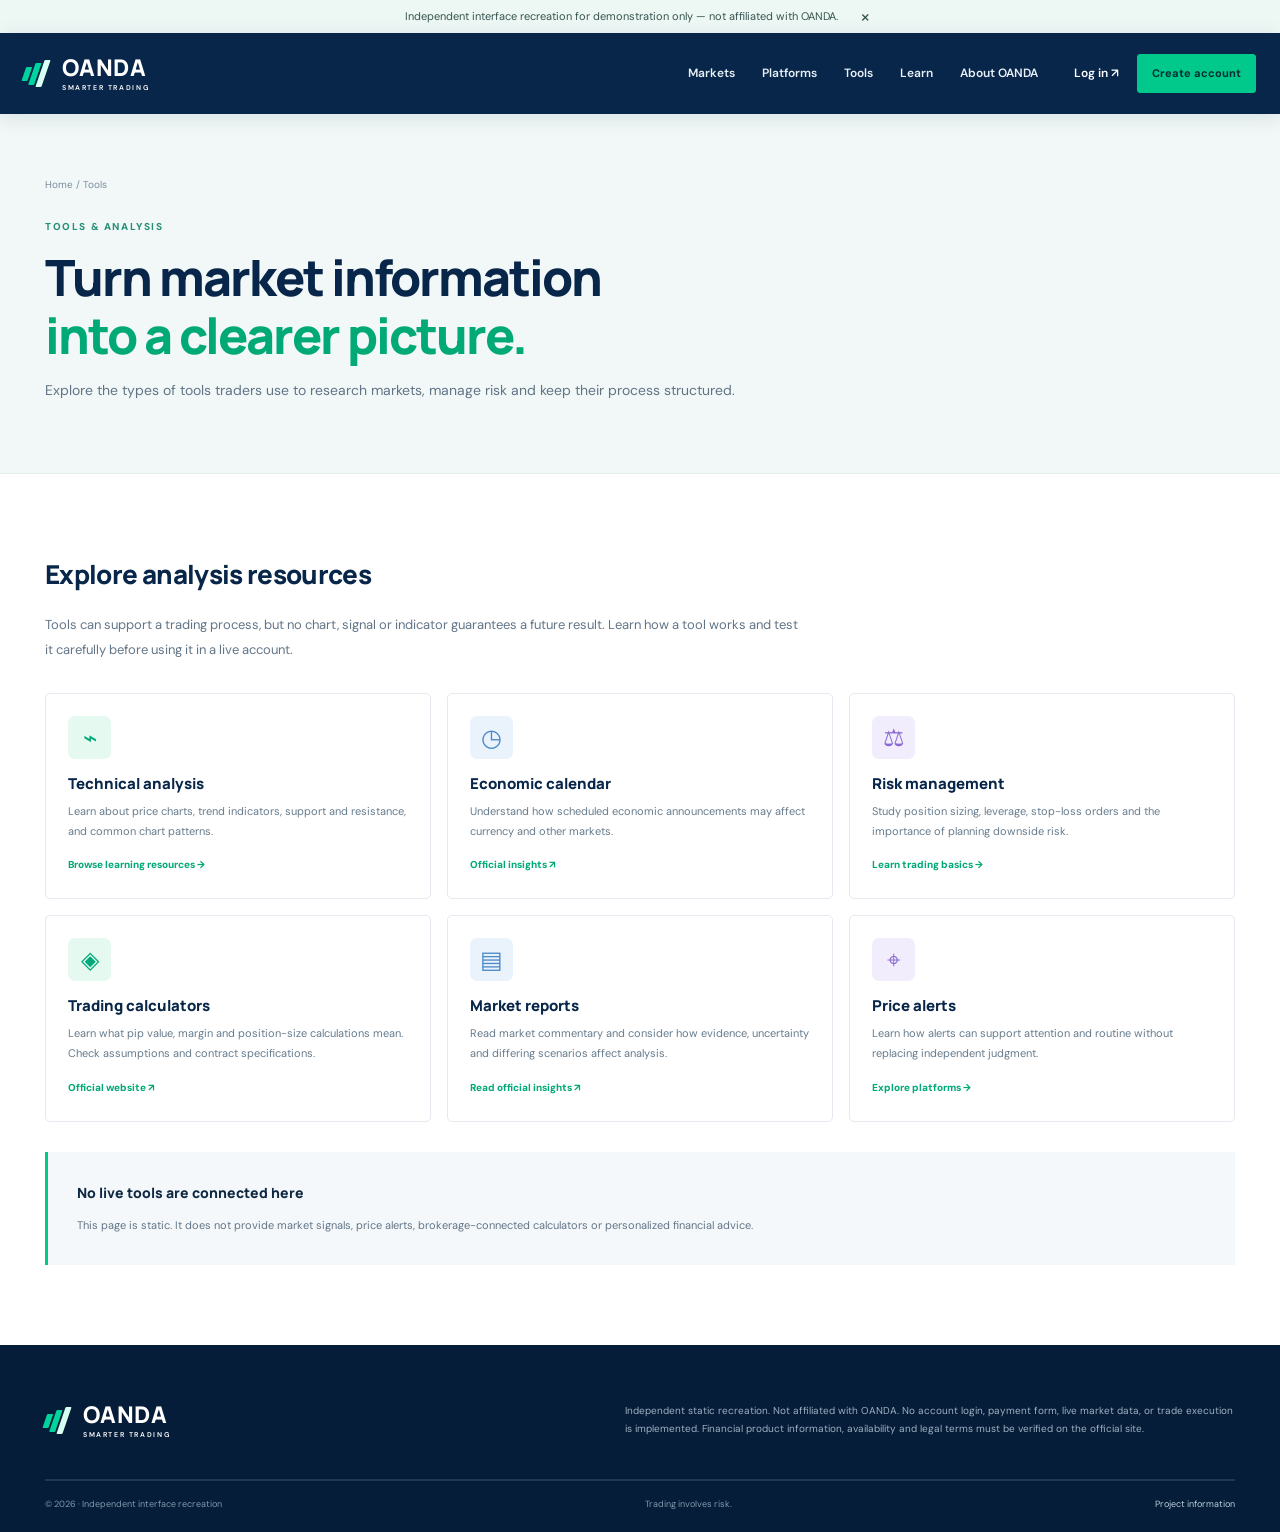
<file: tools.html>
<!doctype html><html lang="en"><head><meta charset="utf-8"><meta name="viewport" content="width=device-width,initial-scale=1"><title>Tools | Interface Recreation</title><link rel="stylesheet" href="styles.css"></head><body><div class="notice">Independent interface recreation for demonstration only — not affiliated with OANDA.<button onclick="this.parentElement.remove()" aria-label="Dismiss notice">×</button></div><header class="site-header"><div class="header-inner"><a class="brand" href="index.html"><span class="brand-mark"><i></i><i></i><i></i></span><span>OANDA<small>SMARTER TRADING</small></span></a><button class="menu-toggle" id="menuToggle" aria-expanded="false" aria-label="Toggle navigation"><span></span><span></span><span></span></button><nav id="mainNav" class="main-nav"><a href="markets.html">Markets</a><a href="platforms.html">Platforms</a><a href="tools.html">Tools</a><a href="insights.html">Learn</a><a href="index.html#about">About OANDA</a></nav><div class="header-actions"><a class="login-link" href="https://www.oanda.com/bvi-en/" target="_blank" rel="noopener">Log in ↗</a><a class="btn btn-green btn-small" href="https://www.oanda.com/bvi-en/" target="_blank" rel="noopener">Create account</a></div></div></header><main><section class="page-hero"><div class="wrap"><div class="breadcrumbs"><a href="index.html">Home</a> / Tools</div><span class="eyebrow">TOOLS & ANALYSIS</span><h1>Turn market information<br><em>into a clearer picture.</em></h1><p>Explore the types of tools traders use to research markets, manage risk and keep their process structured.</p></div></section><section class="wrap page-content"><h2>Explore analysis resources</h2><p class="intro">Tools can support a trading process, but no chart, signal or indicator guarantees a future result. Learn how a tool works and test it carefully before using it in a live account.</p><div class="content-grid"><article class="content-card"><span class="feature-icon icon-green">⌁</span><h3>Technical analysis</h3><p>Learn about price charts, trend indicators, support and resistance, and common chart patterns.</p><a href="insights.html">Browse learning resources →</a></article><article class="content-card"><span class="feature-icon icon-blue">◷</span><h3>Economic calendar</h3><p>Understand how scheduled economic announcements may affect currency and other markets.</p><a href="https://www.oanda.com/bvi-en/skills-and-insights/" target="_blank" rel="noopener">Official insights ↗</a></article><article class="content-card"><span class="feature-icon icon-violet">⚖</span><h3>Risk management</h3><p>Study position sizing, leverage, stop-loss orders and the importance of planning downside risk.</p><a href="insights.html">Learn trading basics →</a></article><article class="content-card"><span class="feature-icon icon-green">◈</span><h3>Trading calculators</h3><p>Learn what pip value, margin and position-size calculations mean. Check assumptions and contract specifications.</p><a href="https://www.oanda.com/bvi-en/" target="_blank" rel="noopener">Official website ↗</a></article><article class="content-card"><span class="feature-icon icon-blue">▤</span><h3>Market reports</h3><p>Read market commentary and consider how evidence, uncertainty and differing scenarios affect analysis.</p><a href="https://www.oanda.com/bvi-en/skills-and-insights/" target="_blank" rel="noopener">Read official insights ↗</a></article><article class="content-card"><span class="feature-icon icon-violet">⌖</span><h3>Price alerts</h3><p>Learn how alerts can support attention and routine without replacing independent judgment.</p><a href="platforms.html">Explore platforms →</a></article></div><div class="info-band"><strong>No live tools are connected here</strong><p>This page is static. It does not provide market signals, price alerts, brokerage-connected calculators or personalized financial advice.</p></div></section></main><footer class="site-footer"><div class="wrap"><div class="footer-top"><a class="brand brand-footer" href="index.html"><span class="brand-mark"><i></i><i></i><i></i></span><span>OANDA<small>SMARTER TRADING</small></span></a><p>Independent static recreation. Not affiliated with OANDA. No account login, payment form, live market data, or trade execution is implemented. Financial product information, availability and legal terms must be verified on the official site.</p></div><div class="footer-bottom"><span>© 2026 · Independent interface recreation</span><span>Trading involves risk.</span><a href="README.md">Project information</a></div></div></footer><script src="app.js"></script></body></html>
</file>
<file: styles.css>
@import url('https://fonts.googleapis.com/css2?family=DM+Sans:wght@400;500;600;700&family=Manrope:wght@400;500;600;700;800&display=swap');
:root{--navy:#082649;--ink:#102943;--muted:#647487;--green:#00c98b;--line:#e4eaf0}*{box-sizing:border-box}html{scroll-behavior:smooth;scroll-padding-top:90px}body{margin:0;font-family:'DM Sans',Arial,sans-serif;color:var(--ink);background:#fff;line-height:1.55}a{color:inherit;text-decoration:none}button{font:inherit}.wrap{width:min(1190px,calc(100% - 48px));margin-inline:auto}.notice{background:#edf7f4;color:#36544f;font-size:11px;display:flex;align-items:center;justify-content:center;gap:16px;padding:6px 18px;text-align:center}.notice button{border:0;background:transparent;color:#36544f;font-size:19px;cursor:pointer;line-height:1}.site-header{background:var(--navy);color:white;position:sticky;top:0;z-index:50;box-shadow:0 5px 20px #061d391a}.header-inner{width:min(1280px,calc(100% - 48px));height:81px;margin:auto;display:flex;align-items:center;gap:36px}.brand{display:inline-flex;align-items:center;gap:9px;color:#fff;font-family:Manrope,sans-serif;font-weight:800;font-size:23px;letter-spacing:.02em;line-height:1}.brand small{display:block;font-family:'DM Sans',sans-serif;font-size:7px;letter-spacing:.23em;font-weight:600;margin-top:5px;text-align:center}.brand-mark{height:27px;width:29px;display:flex;align-items:center;gap:2px;transform:skew(-19deg)}.brand-mark i{display:block;width:6px;background:#00d49d;border-radius:1px}.brand-mark i:nth-child(1){height:14px}.brand-mark i:nth-child(2){height:22px}.brand-mark i:nth-child(3){height:27px;background:#d7fff2}.main-nav{display:flex;align-items:center;gap:27px;margin-left:auto;height:100%}.main-nav>a{height:100%;display:flex;align-items:center;gap:6px;font-size:12px;font-weight:600;color:#e8f0f7;transition:color .2s}.main-nav>a:hover{color:var(--green)}.main-nav span{font-size:15px;color:#92a6b7}.header-actions{display:flex;align-items:center;gap:18px}.login-link{font-size:12px;font-weight:600;white-space:nowrap}.btn{display:inline-flex;align-items:center;justify-content:center;gap:14px;padding:13px 20px;font-size:12px;font-weight:700;border-radius:3px;min-height:46px;transition:transform .18s,background .18s,border-color .18s;cursor:pointer}.btn:hover{transform:translateY(-2px)}.btn-green{background:var(--green);color:#062e32;border:1px solid var(--green)}.btn-green:hover{background:#23dfa7;border-color:#23dfa7}.btn-outline{border:1px solid #a9b8c5;color:var(--navy);background:transparent}.btn-outline:hover{border-color:var(--green)}.btn-dark{background:var(--navy);color:white;border:1px solid var(--navy)}.btn-dark:hover{background:#103a64}.btn-small{padding:10px 14px;min-height:37px;font-size:11px}.menu-toggle{display:none}
.hero{min-height:550px;display:grid;grid-template-columns:1.02fr .98fr;align-items:center;gap:24px;padding-top:54px;padding-bottom:61px}.hero-copy{padding:12px 0}.eyebrow{font-size:10px;letter-spacing:.16em;font-weight:800;color:#278e78;display:inline-flex;align-items:center;gap:8px}.live-dot{width:7px;height:7px;border-radius:100%;background:#00c98b;display:inline-block;box-shadow:0 0 0 4px #00c98b20}.hero h1,.section-heading h2,.markets-layout h2,.platform-copy h2,.premium-card h2,.cta-inner h2{font-family:Manrope,sans-serif;font-size:clamp(34px,4.1vw,55px);line-height:1.13;letter-spacing:-.045em;margin:22px 0 18px;font-weight:800;color:var(--navy)}h1 em,h2 em{font-style:normal;color:#00a976}.lead{font-size:16px;line-height:1.8;color:#53677b;max-width:515px;margin:0 0 26px}.hero-actions{display:flex;gap:12px;flex-wrap:wrap}.hero-proof{font-size:10px;display:flex;align-items:center;gap:7px;color:#66798c;margin-top:23px;flex-wrap:wrap}.check{color:#00ad7d;font-size:14px;font-weight:900}.proof-divider{height:12px;width:1px;background:#ccd5de;margin:0 7px}.hero-art{position:relative;min-height:410px;display:flex;align-items:center;justify-content:center}.art-glow{position:absolute;width:360px;height:360px;border-radius:50%;background:radial-gradient(circle,#d7fbef 0,#eafaf4 43%,#f6fbff 70%,transparent 72%);right:4%;top:0}.chart-card{width:min(100%,500px);position:relative;background:#fff;border:1px solid #e6edf0;border-radius:8px;box-shadow:0 24px 70px #0a244021;padding:24px 24px 14px;z-index:2}.chart-top{display:flex;justify-content:space-between;align-items:center}.chart-top small{display:block;font-size:8px;font-weight:800;letter-spacing:.16em;color:#8a9bab}.chart-top strong{display:block;font:700 17px Manrope,sans-serif;margin-top:5px}.market-pill{font-size:8px;letter-spacing:.08em;background:#edf8f4;color:#39977d;padding:6px 9px;border-radius:20px}.price-row{display:flex;align-items:center;gap:12px;margin-top:22px}.price-row strong{font:800 32px Manrope,sans-serif;letter-spacing:-.04em}.up{color:#04a978!important}.down{color:#e36e75!important}.price-row .up{font-size:12px;font-weight:700}.chart-period{display:flex;gap:19px;color:#9aabb8;font-size:10px;margin-top:16px}.chart-period span{padding:3px 0}.chart-period .selected{color:#00a976;border-bottom:2px solid #00c98b}.chart-svg{display:block;width:100%;height:auto;margin-top:8px;overflow:visible}.gridlines path{stroke:#eaf0f3;stroke-width:1;stroke-dasharray:4 5}.fill-area{fill:url(#chartFill)}.line-chart{fill:none;stroke:#00bf87;stroke-width:3;stroke-linejoin:round;stroke-linecap:round}.chart-point{fill:#fff;stroke:#00bf87;stroke-width:3}.chart-labels text{font-family:'DM Sans';font-size:9px;fill:#99a8b5}.chart-footer{border-top:1px solid #eef2f5;margin-top:10px;padding-top:12px;display:flex;justify-content:space-between;gap:10px;font-size:9px;color:#91a0ad}.mini-dot{width:6px;height:6px;border-radius:50%;display:inline-block;margin-right:5px}.green{background:#00bf87}.floating-tag{position:absolute;z-index:3;display:flex;align-items:center;gap:10px;background:white;border:1px solid #e8edf1;border-radius:6px;padding:12px 15px;box-shadow:0 10px 28px #0c2c4614}.floating-tag small{display:block;font-size:8px;letter-spacing:.1em;color:#8494a4}.floating-tag strong{display:block;font:700 11px Manrope,sans-serif;margin-top:2px}.tag-icon{display:grid;place-items:center;width:29px;height:29px;border-radius:7px;background:#dff9ee;color:#00a976;font-size:17px}.tag-icon.blue{background:#e7f1ff;color:#438bce}.tag-one{right:-6px;top:54px}.tag-two{left:-11px;bottom:24px}.ticker-section{background:#f6f9fb;border-block:1px solid #e9eef2;display:flex;align-items:stretch;min-height:79px;overflow:hidden}.ticker-label{display:flex;align-items:center;gap:9px;padding:15px max(22px,calc((100% - 1190px)/2));padding-right:24px;background:#edf3f5;white-space:nowrap;font-size:10px;font-weight:800;letter-spacing:.08em}.ticker-label small{font-size:8px;color:#8998a5;font-weight:500;letter-spacing:0}.ticker-strip{display:flex;flex:1;justify-content:space-evenly;min-width:0}.ticker{display:flex;flex-direction:column;justify-content:center;gap:2px;padding:11px 16px;min-width:105px;border-left:1px solid #e1e8ed}.ticker span{font-size:9px;color:#758697;font-weight:600}.ticker strong{font:700 13px Manrope,sans-serif;color:#15314c}.ticker b{font-size:9px}.section-pad{padding-top:91px;padding-bottom:91px}.section-heading{max-width:670px;margin-bottom:37px}.section-heading.centered{text-align:center;margin-inline:auto}.section-heading h2,.markets-layout h2,.platform-copy h2,.premium-card h2,.cta-inner h2{font-size:clamp(29px,3.4vw,43px);margin:12px 0 13px}.section-heading p,.markets-layout p,.platform-copy p,.premium-card p,.cta-inner p{color:#617487;font-size:13px;line-height:1.85;margin:0;max-width:610px}.trust-grid{display:grid;grid-template-columns:repeat(3,1fr);gap:19px}.trust-card{border:1px solid #e2eaf0;padding:27px;border-radius:5px;transition:transform .2s,box-shadow .2s;background:#fff}.trust-card:hover{transform:translateY(-4px);box-shadow:0 16px 35px #1029430e}.feature-icon{width:43px;height:43px;display:grid;place-items:center;border-radius:7px;font-size:24px;margin-bottom:20px}.icon-green{background:#e5f9f1;color:#00a978}.icon-blue{background:#eaf3fc;color:#4b8ac7}.icon-violet{background:#f1edfc;color:#8a6ad2}.trust-card h3,.tool-info h3{font:800 17px Manrope,sans-serif;color:var(--navy);margin:0 0 10px}.trust-card p,.tool-info p{font-size:12px;line-height:1.8;color:#6c7e8e;margin:0 0 21px}.trust-card a,.tool-info a{font-size:11px;color:#00a976;font-weight:800}.trust-card a span{margin-left:8px}.markets-band,.tools-band{background:#f3f7f9;border-block:1px solid #e9eef2}.markets-layout{display:grid;grid-template-columns:.75fr 1.25fr;gap:65px;align-items:center}.markets-layout h2{margin-top:18px}.markets-layout p{margin-bottom:21px}.text-link{font-size:12px;font-weight:800;color:#00a976;display:inline-flex;gap:12px;align-items:center}.asset-grid{display:grid;grid-template-columns:repeat(3,1fr);gap:12px}.asset-card{background:white;border:1px solid #e2eaf0;border-radius:5px;min-height:125px;padding:17px;display:flex;flex-direction:column;position:relative;transition:transform .2s,border-color .2s}.asset-card:hover{transform:translateY(-3px);border-color:#90dcc2}.asset-symbol{width:30px;height:30px;display:grid;place-items:center;border-radius:6px;background:#e3f8ef;color:#00a976;font-size:12px;font-weight:800;margin-bottom:10px}.asset-card strong{font:800 12px Manrope,sans-serif}.asset-card small{font-size:9px;color:#7c8d9b;margin-top:3px}.asset-arrow{position:absolute;right:14px;top:15px;color:#94a5b4;font-size:13px}.platform-section{display:grid;grid-template-columns:1.03fr .97fr;gap:80px;align-items:center}.platform-visual{position:relative;padding:16px 7px 24px 0}.platform-window{border-radius:8px;box-shadow:0 21px 55px #0928481b;background:#fff;border:1px solid #dae3e9;overflow:hidden;transform:perspective(1000px) rotateY(2deg)}.window-bar{height:43px;background:#f3f6f8;border-bottom:1px solid #e4ebef;display:flex;align-items:center;gap:5px;padding:0 15px}.window-bar>span{width:6px;height:6px;border-radius:50%;background:#bdcbd3}.window-bar small{margin-left:10px;font-size:8px;letter-spacing:.14em;color:#80909d}.window-content{display:grid;grid-template-columns:47px 1fr;min-height:250px}.window-sidebar{background:#092a4e;display:flex;flex-direction:column;align-items:center;gap:21px;padding-top:20px}.window-sidebar i{width:14px;height:14px;border:1px solid #8ca2b6;border-radius:4px}.window-sidebar i:first-child{background:#00c98b;border-color:#00c98b}.window-main{padding:18px 17px 13px}.window-stats{display:flex;justify-content:space-between;gap:12px;border-bottom:1px solid #e9eef2;padding-bottom:13px}.window-stats small{display:block;color:#8a9aa7;font-size:8px}.window-stats b{display:block;font:800 11px Manrope,sans-serif;margin-top:3px}.workspace-chart{width:100%;height:130px;margin-top:9px;display:block;border-bottom:1px solid #e6edf1}.window-bottom{display:flex;gap:14px;font-size:8px;color:#8a9aa7;margin-top:13px}.platform-badge{position:absolute;right:-16px;bottom:0;background:white;border:1px solid #e3eaf0;border-radius:6px;box-shadow:0 12px 30px #09284815;padding:13px 16px;display:flex;align-items:center;gap:10px}.check-circle{width:27px;height:27px;border-radius:50%;display:grid;place-items:center;background:#e3f9f0;color:#00a976;font-weight:800}.platform-badge b{display:block;font-size:10px}.platform-badge small{display:block;font-size:9px;color:#81919f}.platform-copy h2{line-height:1.19}.platform-copy p{margin-bottom:18px}.tick-list{list-style:none;padding:0;margin:0 0 25px}.tick-list li{font-size:11px;color:#50677a;padding:7px 0;display:flex;gap:10px;align-items:center}.tick-list li span{color:#00a976;font-weight:900}.tools-band .section-heading{margin-bottom:34px}.tools-grid{display:grid;grid-template-columns:repeat(3,1fr);gap:18px}.tool-card{background:white;border:1px solid #e3ebef;border-radius:5px;overflow:hidden}.tool-art{height:168px;position:relative;overflow:hidden;background:#e9f8f3;display:flex;align-items:flex-end;justify-content:center;gap:13px;padding-bottom:32px}.art-chart{background:linear-gradient(135deg,#e5f8ef,#e6f0fb)}.tool-art .bar{display:block;width:17px;background:#5dceaa;border-radius:3px 3px 0 0;z-index:1}.b1{height:40px}.b2{height:72px}.b3{height:51px}.b4{height:95px}.b5{height:65px}.b6{height:112px}.b7{height:84px}.trend{position:absolute;width:68%;height:75px;border-top:3px solid #0b9d79;transform:rotate(-22deg);top:54px;left:15%;border-radius:50%}.art-learn{background:linear-gradient(135deg,#edf0ff,#e8f9f3);align-items:center;padding:0}.book-shape{width:86px;height:97px;display:grid;place-items:center;background:white;border:1px solid #cfdfec;border-radius:5px;box-shadow:13px 12px 0 #cfe8df;font-size:48px;color:#183c5e}.sparkle{position:absolute;right:24%;top:21%;color:#00b17e;font-size:25px}.learn-chip{position:absolute;left:18%;bottom:27px;background:#0b2a4a;color:#fff;border-radius:3px;font-size:8px;font-weight:800;letter-spacing:.12em;padding:6px 9px}.art-mobile{background:linear-gradient(135deg,#e4f5fc,#e7f9f0);align-items:center;padding:0}.phone{width:74px;height:128px;border:4px solid #0b3153;border-radius:14px;background:white;padding:17px 8px;display:flex;flex-direction:column;gap:8px;position:relative;z-index:1;box-shadow:12px 11px 0 #c7e5dc}.phone span{position:absolute;height:3px;width:20px;background:#7992a7;border-radius:3px;top:7px;left:24px}.phone i{height:25px;background:#daf8eb;border-radius:3px}.phone b{height:4px;background:#cfdae3;border-radius:3px}.phone b:nth-of-type(1){width:85%}.phone b:nth-of-type(2){width:65%}.phone b:nth-of-type(3){width:75%}.mobile-orbit{position:absolute;font-size:100px;color:#00ae7d;opacity:.15;right:24%;top:8%}.tool-info{padding:22px 22px 24px}.card-kicker{font-size:8px;letter-spacing:.15em;font-weight:800;color:#328f7b}.tool-info h3{margin-top:9px}.tool-info p{min-height:63px;margin-bottom:18px}.premium-card{background:var(--navy);color:white;border-radius:7px;padding:47px 53px;display:grid;grid-template-columns:1fr .95fr;gap:55px;overflow:hidden;position:relative}.premium-card:after{content:'';position:absolute;width:350px;height:350px;border-radius:50%;border:1px solid #ffffff14;right:25%;top:-220px;box-shadow:0 0 0 35px #ffffff08,0 0 0 70px #ffffff05}.premium-card h2{color:white;position:relative;z-index:1}.premium-card h2 em{color:#44dfb1}.premium-card p{color:#c0cfdd;margin-bottom:22px;max-width:430px}.premium-card .eyebrow{color:#5fe0ba}.premium-benefits{position:relative;z-index:1;align-self:center}.premium-benefits>div{display:grid;grid-template-columns:32px 1fr;column-gap:12px;padding:14px 0;border-bottom:1px solid #ffffff20}.premium-benefits>div:last-child{border:0}.premium-benefits span{grid-row:span 2;color:#55deb4;font-size:10px;font-weight:800;padding-top:3px}.premium-benefits b{font-size:12px}.premium-benefits small{color:#aabccc;font-size:10px;margin-top:3px}.cta-section{background:#f1f8f6;border-top:1px solid #dfeee8}.cta-inner{display:flex;align-items:center;justify-content:space-between;gap:30px;padding-top:51px;padding-bottom:51px}.cta-inner h2{font-size:31px;margin:9px 0}.cta-inner p{font-size:12px}.cta-actions{display:flex;gap:10px;flex-wrap:wrap}.btn-outline-light{border:1px solid #b9cbc8;background:transparent;color:var(--navy)}.site-footer{background:#061d39;color:#fff;padding:47px 0 20px}.footer-top{display:flex;align-items:center;justify-content:space-between;gap:35px;border-bottom:1px solid #ffffff1e;padding-bottom:31px}.brand-footer{flex-shrink:0}.footer-top p{max-width:610px;color:#9eb1c2;font-size:10px;line-height:1.8}.footer-columns{display:grid;grid-template-columns:repeat(4,1fr);gap:35px;padding:30px 0}.footer-columns h4{font:800 11px Manrope,sans-serif;margin:0 0 14px}.footer-columns a{display:block;color:#9eb1c2;font-size:10px;margin:10px 0}.footer-columns a:hover{color:#3ce0ae}.footer-bottom{border-top:1px solid #ffffff1e;padding-top:17px;display:flex;gap:22px;justify-content:space-between;align-items:center;font-size:9px;color:#8098ac}.footer-bottom a{color:#bcd0de;white-space:nowrap}.cookie-banner{position:fixed;bottom:18px;left:18px;z-index:70;max-width:370px;display:flex;gap:20px;align-items:center;justify-content:space-between;padding:17px 18px;background:#fff;border:1px solid #dbe5eb;border-radius:6px;box-shadow:0 10px 45px #0b2d4c24}.cookie-banner strong{font-size:12px}.cookie-banner p{font-size:10px;color:#667b8d;margin:3px 0 0}.cookie-banner.hidden{display:none}
.page-hero{background:#f2f8f7;border-bottom:1px solid #e4eeeb;padding:63px 0 55px}.breadcrumbs{font-size:10px;color:#7b8d9d;margin-bottom:20px}.page-hero h1{font:800 clamp(35px,4vw,50px)/1.15 Manrope,sans-serif;letter-spacing:-.04em;color:var(--navy);margin:12px 0}.page-hero h1 em{color:#00a976;font-style:normal}.page-hero p{font-size:14px;color:#617487;max-width:690px;line-height:1.85}.page-content{padding-top:60px;padding-bottom:80px}.page-content h2{font:800 26px Manrope,sans-serif;color:var(--navy);letter-spacing:-.025em}.page-content .intro{color:#627587;max-width:760px;font-size:13px;line-height:1.9}.content-grid{display:grid;grid-template-columns:repeat(3,1fr);gap:16px;margin-top:30px}.content-card{border:1px solid var(--line);padding:22px;border-radius:5px;background:#fff;min-height:174px}.content-card .feature-icon{margin-bottom:14px}.content-card h3{font:800 15px Manrope,sans-serif;margin:0 0 8px;color:var(--navy)}.content-card p{font-size:11px;color:#667b8c;line-height:1.8;margin:0 0 10px}.content-card a{font-size:10px;color:#00a976;font-weight:800}.info-band{background:#f4f8fa;padding:29px;border-left:3px solid var(--green);margin-top:30px}.info-band strong{font:800 14px Manrope,sans-serif}.info-band p{font-size:11px;color:#627587;margin-bottom:0;line-height:1.8}.risk-note{font-size:10px;color:#738595;background:#fff;border:1px solid #e1e8ed;padding:16px 18px;margin-top:26px;line-height:1.8}
@media(max-width:1000px){.header-inner{gap:20px}.main-nav{gap:16px}.main-nav>a{font-size:11px}.header-actions{gap:10px}.hero{grid-template-columns:1fr 1fr;gap:10px}.hero h1{font-size:clamp(32px,4vw,45px)}.hero-art{min-height:355px}.tag-one{right:-1px}.tag-two{left:-1px}.markets-layout{gap:35px}.platform-section{gap:45px}.premium-card{padding:40px;gap:30px}.ticker{padding-inline:12px}}
@media(max-width:760px){.wrap{width:calc(100% - 36px)}.header-inner{width:calc(100% - 32px);height:70px;gap:15px}.brand{font-size:20px}.brand-mark{transform:scale(.9) skew(-19deg);width:25px}.menu-toggle{display:flex;margin-left:auto;border:0;background:transparent;width:33px;height:35px;flex-direction:column;justify-content:center;gap:5px;cursor:pointer;order:3}.menu-toggle span{display:block;height:2px;width:23px;background:white;border-radius:2px}.header-actions{margin-left:auto}.header-actions .login-link{display:none}.header-actions .btn{padding:9px 10px;font-size:10px;min-height:34px}.main-nav{position:absolute;left:0;right:0;top:70px;background:#082649;display:none;flex-direction:column;align-items:stretch;gap:0;height:auto;padding:10px 18px 18px;box-shadow:0 15px 20px #071f3d30}.main-nav.open{display:flex}.main-nav>a{height:auto;padding:14px 5px;border-bottom:1px solid #ffffff1c;font-size:12px}.main-nav>a span{margin-left:auto}.hero{display:flex;flex-direction:column;align-items:stretch;padding-top:44px;padding-bottom:33px;gap:12px}.hero h1{font-size:clamp(36px,8vw,47px);margin-top:17px}.lead{font-size:14px}.hero-proof{line-height:1.8}.hero-art{min-height:320px;margin-top:7px}.chart-card{padding:18px 15px 12px}.price-row strong{font-size:27px}.tag-one{right:-2px;top:6px}.tag-two{left:-1px;bottom:7px}.floating-tag{padding:9px 11px}.floating-tag strong{font-size:10px}.ticker-section{display:block}.ticker-label{padding:12px 18px}.ticker-strip{overflow:auto;justify-content:flex-start}.ticker{min-width:114px}.section-pad{padding-top:62px;padding-bottom:62px}.section-heading{margin-bottom:26px}.section-heading h2,.markets-layout h2,.platform-copy h2,.premium-card h2{font-size:32px}.trust-grid{grid-template-columns:1fr;gap:12px}.trust-card{padding:23px}.markets-layout,.platform-section{grid-template-columns:1fr;gap:32px}.asset-grid{grid-template-columns:repeat(2,1fr)}.asset-card{min-height:115px}.platform-section{gap:37px}.platform-visual{margin-right:10px}.window-content{min-height:225px}.window-main{padding:14px 12px}.platform-badge{right:-4px}.platform-copy{order:-1}.tools-grid{grid-template-columns:1fr;gap:14px}.tool-art{height:150px}.tool-info p{min-height:0}.premium-card{grid-template-columns:1fr;padding:31px 24px;gap:24px}.premium-card:after{right:-150px;top:-200px}.premium-card h2{font-size:32px}.cta-inner{display:block;padding-top:42px;padding-bottom:42px}.cta-inner h2{font-size:29px}.cta-actions{margin-top:22px}.footer-top{align-items:flex-start;flex-direction:column;gap:15px}.footer-top p{margin:0}.footer-columns{grid-template-columns:repeat(2,1fr);gap:25px}.footer-bottom{flex-direction:column;align-items:flex-start;gap:9px}.cookie-banner{left:10px;right:10px;bottom:10px;max-width:none;padding:13px}.content-grid{grid-template-columns:1fr}.page-hero{padding:42px 0 35px}.page-content{padding-top:40px;padding-bottom:55px}.page-hero h1{font-size:37px}.ticker-label small{margin-left:auto}}
@media(min-width:761px) and (max-width:880px){.main-nav{gap:11px}.main-nav>a{font-size:10px}.header-actions .btn{font-size:10px;padding:9px}.header-inner{gap:13px}.brand{font-size:19px}}
</file>
